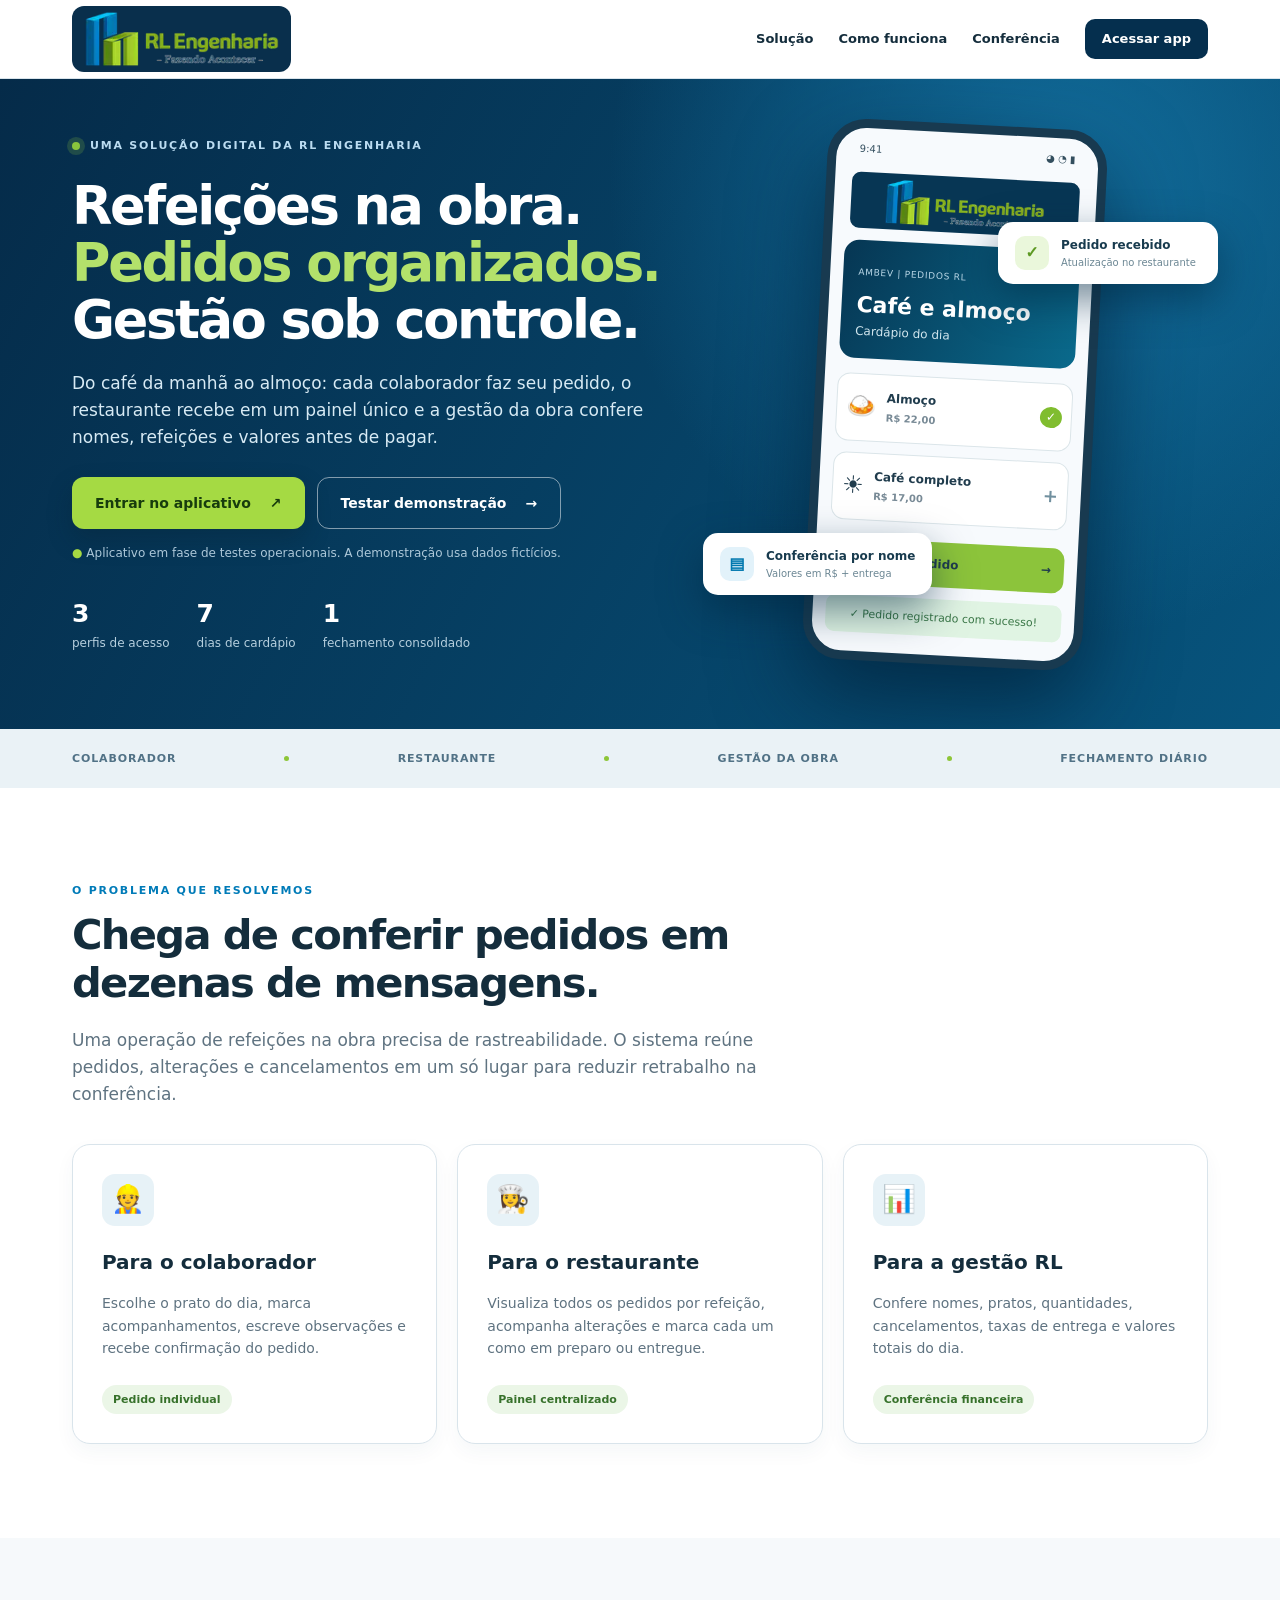
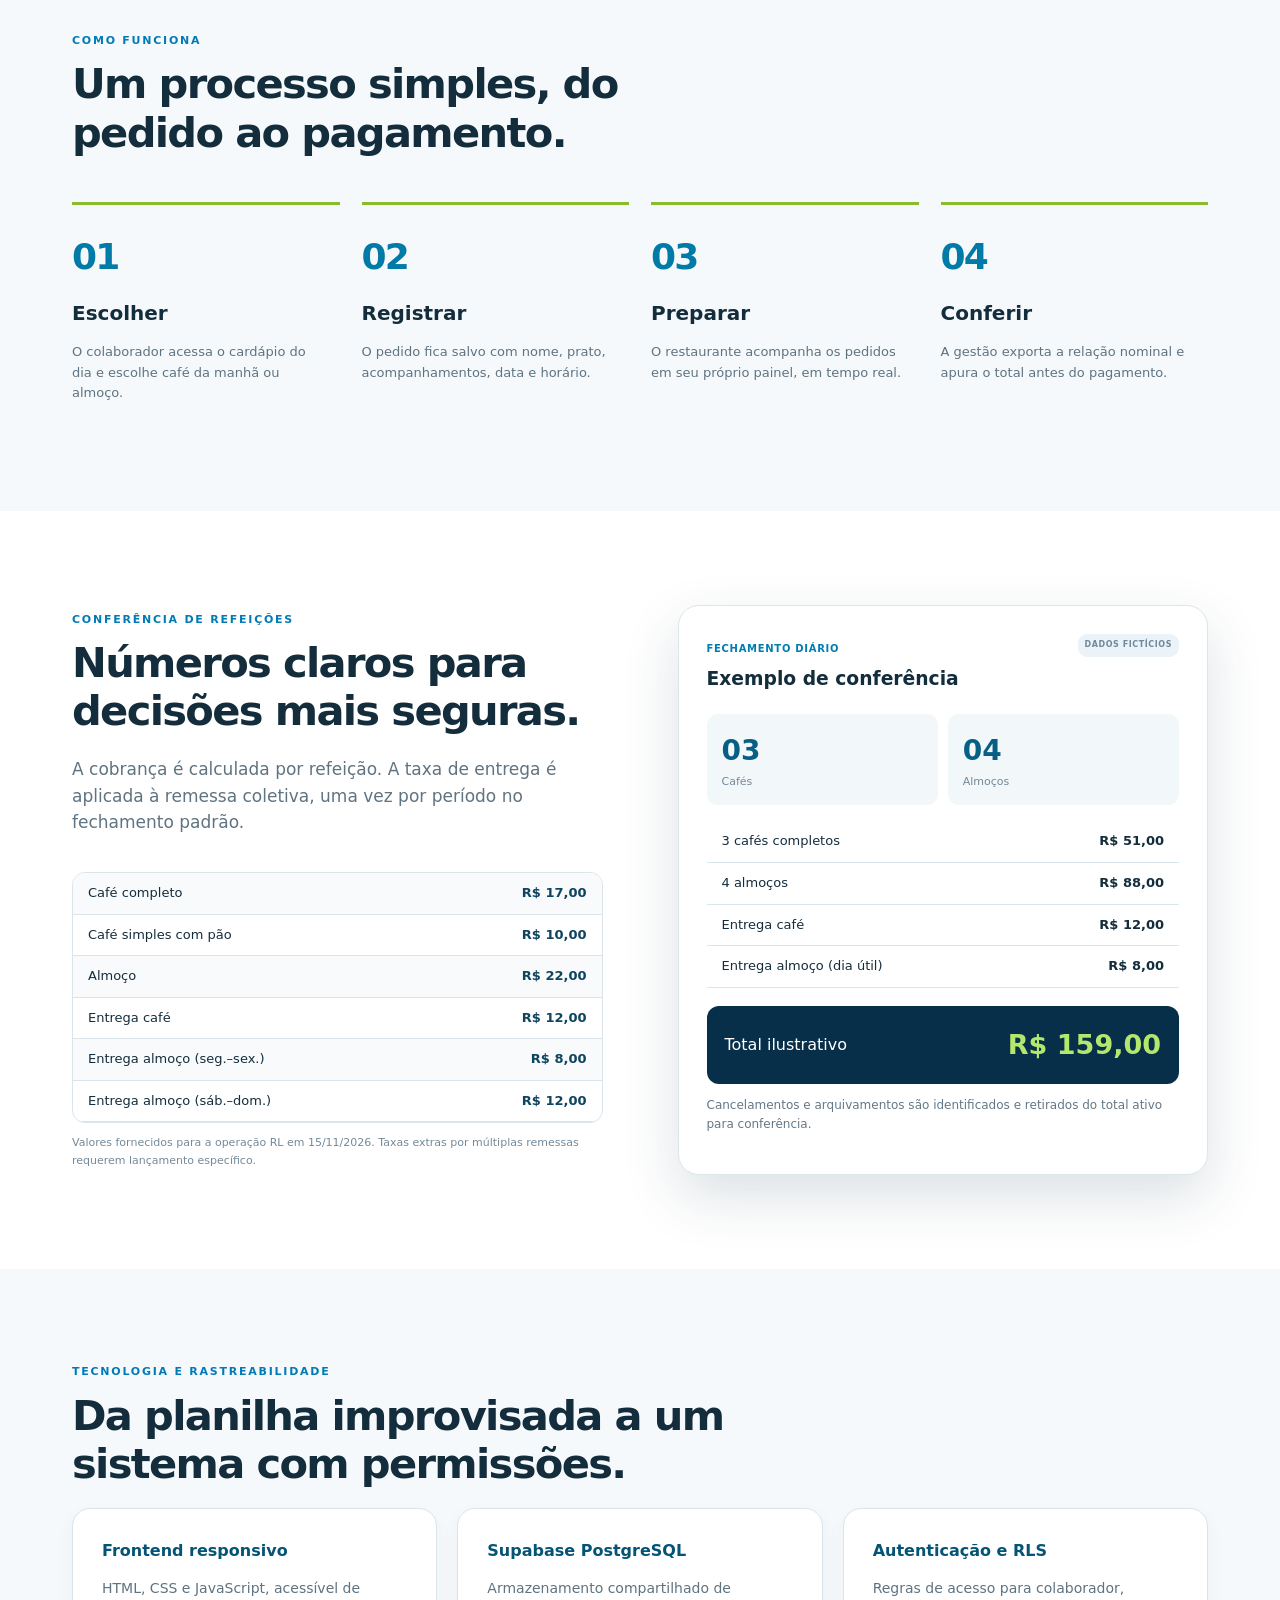
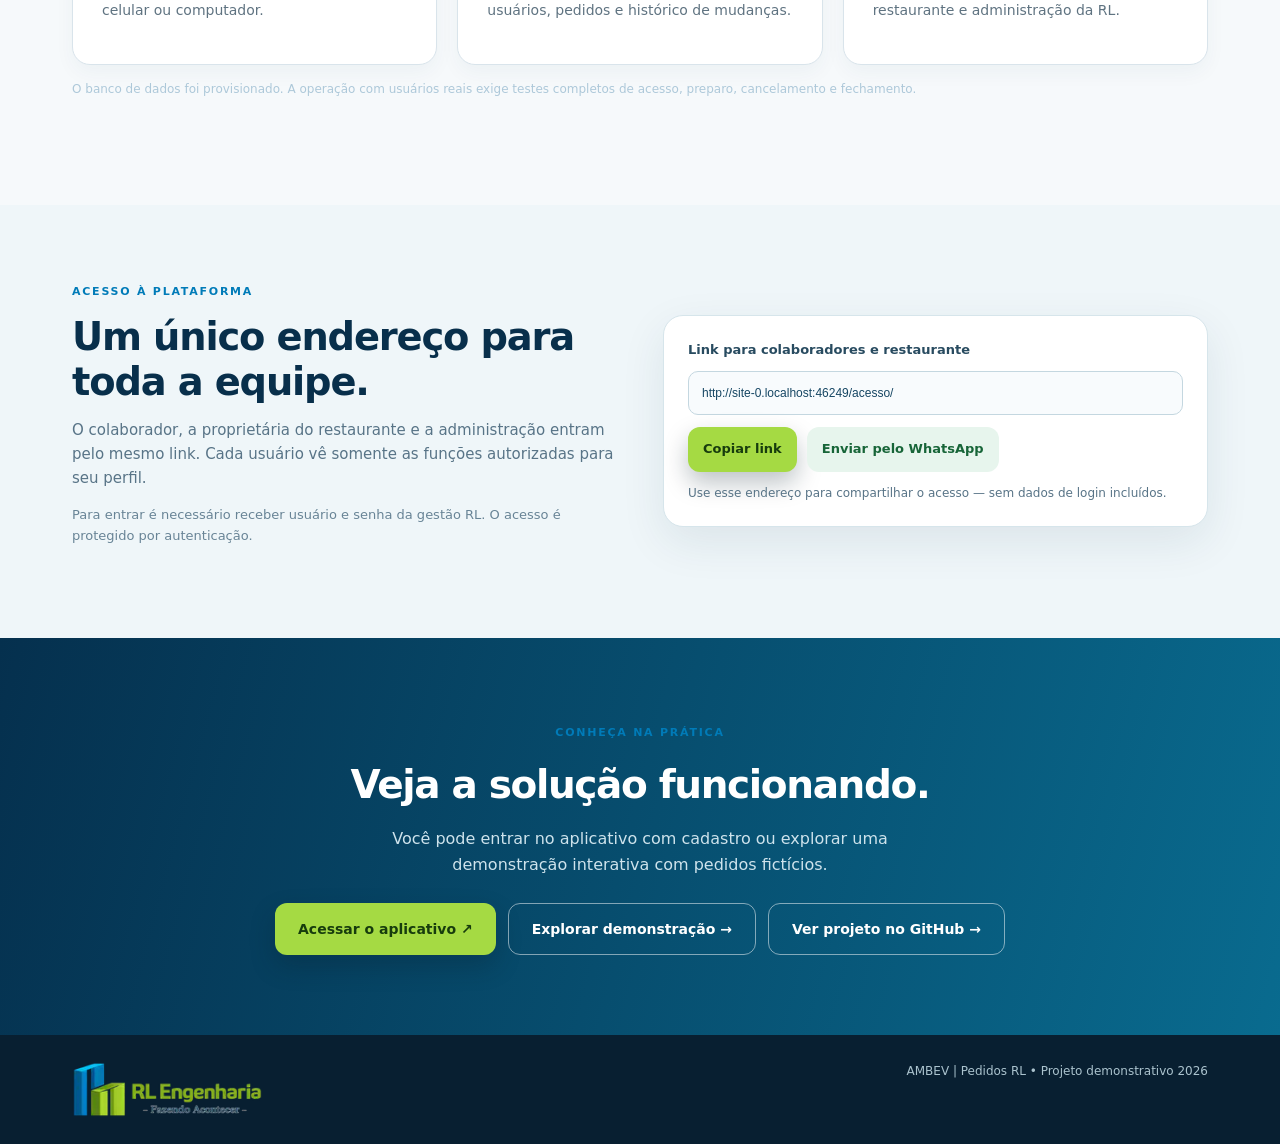
<file: index.html>
<!doctype html>
<html lang="pt-BR">
<head>
<meta charset="utf-8"><meta name="viewport" content="width=device-width, initial-scale=1">
<meta name="description" content="AMBEV Pedidos RL: gestão digital de café da manhã e almoço para equipes de obra, com cardápio, restaurante em tempo real e conferência de pagamentos.">
<meta name="theme-color" content="#052f4e">
<title>RL Engenharia | Pedidos, restaurante e conferência de refeições</title>
<link rel="stylesheet" href="./produto/style.css">
<link rel="icon" type="image/webp" href="./assets/rl-logo.webp">
<meta property="og:image" content="https://lionzionion.github.io/pedidos-almoco-Rlconstrucoes/assets/rl-logo.webp">
<link rel="canonical" href="https://lionzionion.github.io/pedidos-almoco-Rlconstrucoes/">
<meta property="og:title" content="RL Engenharia | Gestão digital de refeições em obras">
<meta property="og:description" content="Pedidos por colaborador, painel de restaurante e conferência diária com relatórios PDF.">
<meta property="og:type" content="website">
<script src="./assets/clean-links.js" defer></script>
</head>
<body>
<header class="topbar">
  <div class="container topinner"><a class="brand" href="#inicio" aria-label="RL Engenharia — início"><img src="./assets/rl-logo.webp" alt="RL Engenharia — Fazendo Acontecer" width="220" height="64"></a>
  <nav><a href="#solucao">Solução</a><a href="#funcionamento">Como funciona</a><a href="#conferencia">Conferência</a><a class="navcta" href="./acesso/">Acessar app</a></nav></div>
</header>
<main id="inicio">
  <section class="hero"><div class="container hero-grid"><div class="herotext">
    <div class="eyebrow"><span class="dot"></span> UMA SOLUÇÃO DIGITAL DA RL ENGENHARIA</div>
    <h1>Refeições na obra.<br><span>Pedidos organizados.</span><br>Gestão sob controle.</h1>
    <p>Do café da manhã ao almoço: cada colaborador faz seu pedido, o restaurante recebe em um painel único e a gestão da obra confere nomes, refeições e valores antes de pagar.</p>
    <div class="buttons"><a class="button mainbtn" href="./acesso/">Entrar no aplicativo <span aria-hidden="true">↗</span></a><a class="button outline" href="./demo/">Testar demonstração <span aria-hidden="true">→</span></a></div>
    <p class="smallnote"><span class="bullet">●</span> Aplicativo em fase de testes operacionais. A demonstração usa dados fictícios.</p>
    <div class="mini-stats"><span><b>3</b> perfis de acesso</span><span><b>7</b> dias de cardápio</span><span><b>1</b> fechamento consolidado</span></div>
  </div><div class="visual" aria-label="Exemplo ilustrativo dos painéis de pedidos">
    <div class="phone">
      <div class="phone-top"><span>9:41</span><span>◕ ◔ ▮</span></div>
      <div class="phone-brand"><img src="./assets/rl-logo.webp" alt="RL Engenharia" width="220" height="64"></div>
      <div class="mock-head"><small>AMBEV | PEDIDOS RL</small><h3>Café e almoço</h3><p>Cardápio do dia</p></div>
      <div class="mock-choice"><span class="mealicon">🍛</span><span>Almoço<br><small>R$ 22,00</small></span><span class="mock-check">✓</span></div>
      <div class="mock-choice"><span class="mealicon">☀️</span><span>Café completo<br><small>R$ 17,00</small></span><span class="plus">+</span></div>
      <div class="mock-cta">Confirmar pedido <span>→</span></div>
      <div class="mock-confirm">✓ Pedido registrado com sucesso!</div>
    </div>
    <div class="floatcard float1"><span class="greenicon">✓</span><div><strong>Pedido recebido</strong><small>Atualização no restaurante</small></div></div>
    <div class="floatcard float2"><span class="blueicon">▤</span><div><strong>Conferência por nome</strong><small>Valores em R$ + entrega</small></div></div>
  </div></div></section>
  <section class="ribbon"><div class="container"><span>COLABORADOR</span><i></i><span>RESTAURANTE</span><i></i><span>GESTÃO DA OBRA</span><i></i><span>FECHAMENTO DIÁRIO</span></div></section>
  <section class="section" id="solucao"><div class="container"><div class="section-eyebrow">O PROBLEMA QUE RESOLVEMOS</div><h2>Chega de conferir pedidos em dezenas de mensagens.</h2><p class="lead">Uma operação de refeições na obra precisa de rastreabilidade. O sistema reúne pedidos, alterações e cancelamentos em um só lugar para reduzir retrabalho na conferência.</p>
  <div class="grid3">
    <article class="feature"><div class="featureicon">👷</div><h3>Para o colaborador</h3><p>Escolhe o prato do dia, marca acompanhamentos, escreve observações e recebe confirmação do pedido.</p><span class="featuretag">Pedido individual</span></article>
    <article class="feature"><div class="featureicon">👩‍🍳</div><h3>Para o restaurante</h3><p>Visualiza todos os pedidos por refeição, acompanha alterações e marca cada um como em preparo ou entregue.</p><span class="featuretag">Painel centralizado</span></article>
    <article class="feature"><div class="featureicon">📊</div><h3>Para a gestão RL</h3><p>Confere nomes, pratos, quantidades, cancelamentos, taxas de entrega e valores totais do dia.</p><span class="featuretag">Conferência financeira</span></article>
  </div></div></section>
  <section class="section tinted" id="funcionamento"><div class="container"><div class="section-eyebrow">COMO FUNCIONA</div><h2>Um processo simples, do pedido ao pagamento.</h2>
  <div class="steps"><article><div class="stepno">01</div><h3>Escolher</h3><p>O colaborador acessa o cardápio do dia e escolhe café da manhã ou almoço.</p></article><article><div class="stepno">02</div><h3>Registrar</h3><p>O pedido fica salvo com nome, prato, acompanhamentos, data e horário.</p></article><article><div class="stepno">03</div><h3>Preparar</h3><p>O restaurante acompanha os pedidos em seu próprio painel, em tempo real.</p></article><article><div class="stepno">04</div><h3>Conferir</h3><p>A gestão exporta a relação nominal e apura o total antes do pagamento.</p></article></div></div></section>
  <section class="section" id="conferencia"><div class="container compare-grid"><div><div class="section-eyebrow">CONFERÊNCIA DE REFEIÇÕES</div><h2>Números claros para decisões mais seguras.</h2><p class="lead">A cobrança é calculada por refeição. A taxa de entrega é aplicada à remessa coletiva, uma vez por período no fechamento padrão.</p>
  <div class="pricing"><div><span>Café completo</span><strong>R$ 17,00</strong></div><div><span>Café simples com pão</span><strong>R$ 10,00</strong></div><div><span>Almoço</span><strong>R$ 22,00</strong></div><div><span>Entrega café</span><strong>R$ 12,00</strong></div><div><span>Entrega almoço (seg.–sex.)</span><strong>R$ 8,00</strong></div><div><span>Entrega almoço (sáb.–dom.)</span><strong>R$ 12,00</strong></div></div>
  <small>Valores fornecidos para a operação RL em 15/11/2026. Taxas extras por múltiplas remessas requerem lançamento específico.</small>
  </div><div class="billing">
    <div class="billingtop"><div><span>FECHAMENTO DIÁRIO</span><h3>Exemplo de conferência</h3></div><span class="labeldemo">DADOS FICTÍCIOS</span></div>
    <div class="billingstats"><div><b>03</b><small>Cafés</small></div><div><b>04</b><small>Almoços</small></div></div>
    <div class="billingline"><span>3 cafés completos</span><strong>R$ 51,00</strong></div><div class="billingline"><span>4 almoços</span><strong>R$ 88,00</strong></div><div class="billingline"><span>Entrega café</span><strong>R$ 12,00</strong></div><div class="billingline"><span>Entrega almoço (dia útil)</span><strong>R$ 8,00</strong></div>
    <div class="billingtotal"><span>Total ilustrativo</span><strong>R$ 159,00</strong></div>
    <p>Cancelamentos e arquivamentos são identificados e retirados do total ativo para conferência.</p>
  </div></div></section>
  <section class="section tinted"><div class="container"><div class="section-eyebrow">TECNOLOGIA E RASTREABILIDADE</div><h2>Da planilha improvisada a um sistema com permissões.</h2><div class="grid3"><div class="techcard"><b>Frontend responsivo</b><p>HTML, CSS e JavaScript, acessível de celular ou computador.</p></div><div class="techcard"><b>Supabase PostgreSQL</b><p>Armazenamento compartilhado de usuários, pedidos e histórico de mudanças.</p></div><div class="techcard"><b>Autenticação e RLS</b><p>Regras de acesso para colaborador, restaurante e administração da RL.</p></div></div><p class="smallnote">O banco de dados foi provisionado. A operação com usuários reais exige testes completos de acesso, preparo, cancelamento e fechamento.</p></div></section>
  <section id="compartilhar" class="share-section">
  <div class="container share-grid">
    <div>
      <div class="section-eyebrow">ACESSO À PLATAFORMA</div>
      <h2>Um único endereço para toda a equipe.</h2>
      <p>O colaborador, a proprietária do restaurante e a administração entram pelo mesmo link. Cada usuário vê somente as funções autorizadas para seu perfil.</p>
      <p class="share-note">Para entrar é necessário receber usuário e senha da gestão RL. O acesso é protegido por autenticação.</p>
    </div>
    <div class="share-card">
      <label for="shareLink">Link para colaboradores e restaurante</label>
      <input id="shareLink" type="text" readonly value="https://lionzionion.github.io/pedidos-almoco-Rlconstrucoes/acesso/" aria-label="Link de acesso do aplicativo">
      <div class="share-actions">
        <button type="button" class="button mainbtn" id="copyShareLink">Copiar link</button>
        <button type="button" class="button share-whatsapp" id="sendWhatsapp">Enviar pelo WhatsApp</button>
      </div>
      <p class="share-feedback" id="shareFeedback" role="status" aria-live="polite">Use esse endereço para compartilhar o acesso — sem dados de login incluídos.</p>
    </div>
  </div>
</section>
<section class="cta"><div class="container"><span class="section-eyebrow">CONHEÇA NA PRÁTICA</span><h2>Veja a solução funcionando.</h2><p>Você pode entrar no aplicativo com cadastro ou explorar uma demonstração interativa com pedidos fictícios.</p><div class="buttons center"><a class="button mainbtn" href="./acesso/">Acessar o aplicativo ↗</a><a class="button outline light" href="./demo/">Explorar demonstração →</a><a class="button outline light" href="https://github.com/lionzionion/pedidos-almoco-Rlconstrucoes">Ver projeto no GitHub →</a></div></div></section>
</main>
<footer><div class="container footerinner"><img src="./assets/rl-logo.webp" alt="RL Engenharia — Fazendo Acontecer" width="220" height="64"><span>AMBEV | Pedidos RL • Projeto demonstrativo 2026</span></div></footer>
<script>
(() => {
  const input=document.getElementById('shareLink');
  const status=document.getElementById('shareFeedback');
  const accessURL=new URL(document.querySelector('.navcta').getAttribute('href'),location.href).href;
  input.value=accessURL;
  document.getElementById('copyShareLink').addEventListener('click',async()=>{
    try {
      await navigator.clipboard.writeText(accessURL);
      status.textContent='Link copiado! Envie pelo WhatsApp ou pelo grupo da equipe.';
    } catch {
      input.select();
      status.textContent='Copie o endereço selecionado e envie ao colaborador.';
    }
  });
  document.getElementById('sendWhatsapp').addEventListener('click',()=>{
    const text='RL Engenharia | Pedidos de refeições\nAcesse o sistema para solicitar café da manhã ou almoço:\n'+accessURL+'\nUse o usuário e a senha fornecidos pela administração RL.';
    window.open('https://wa.me/?text='+encodeURIComponent(text),'_blank','noopener,noreferrer');
  });
})();
</script>
</body></html>
</file>
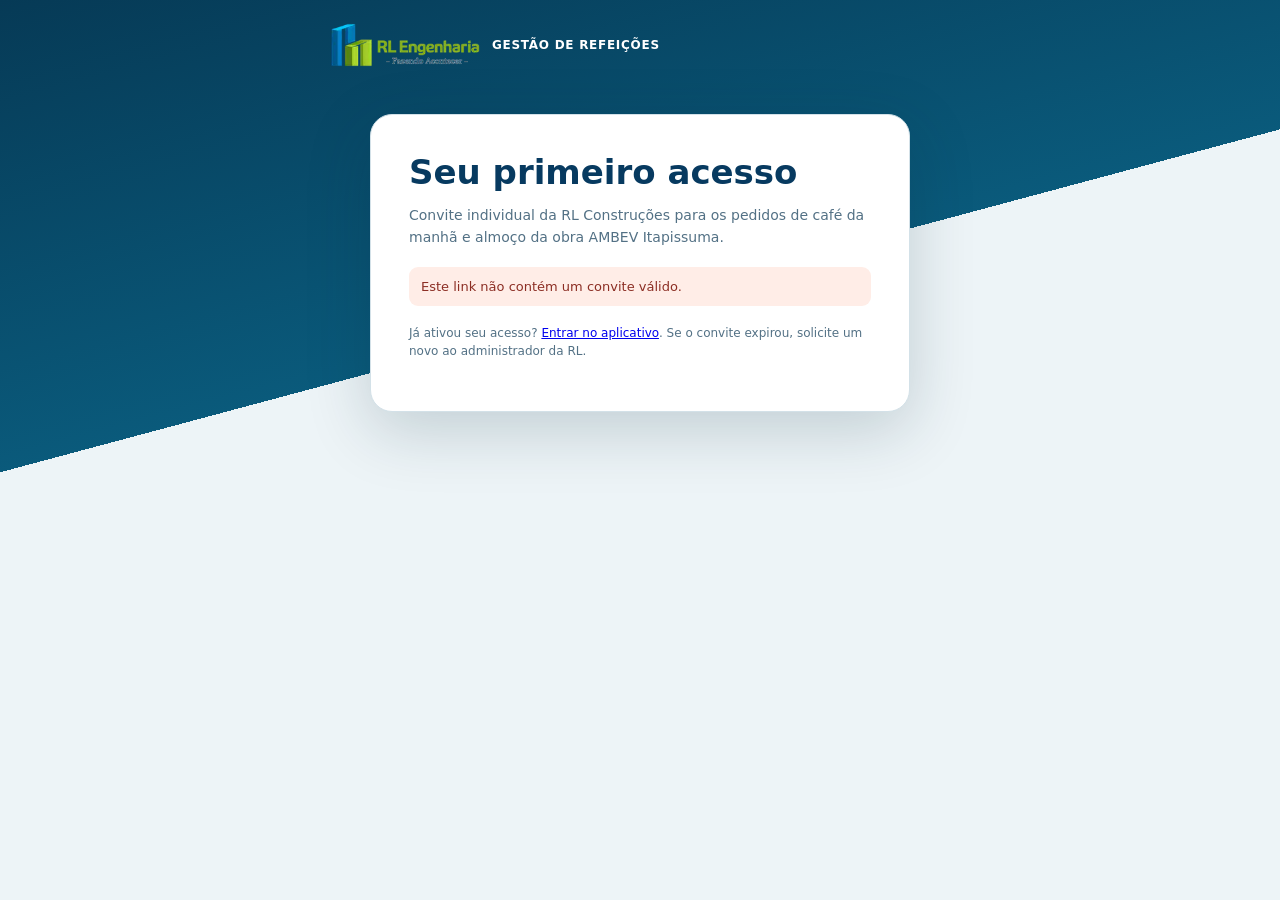
<file: convite/index.html>
<!doctype html>
<html lang="pt-BR"><head><meta charset="utf-8">
<meta name="viewport" content="width=device-width,initial-scale=1">
<meta name="robots" content="noindex,nofollow,noarchive">
<meta name="referrer" content="no-referrer">
<meta name="theme-color" content="#073a60">
<title>Primeiro acesso | RL Pedidos</title>
<link rel="icon" type="image/webp" href="../assets/rl-logo.webp">
<style>
:root{font-family:Inter,system-ui,-apple-system,Segoe UI,sans-serif;color:#17394d;background:#edf4f7}
*{box-sizing:border-box}body{margin:0;min-height:100vh;background:linear-gradient(165deg,#063a56 0%,#0a5a7b 38%,#edf4f7 38%)}
header{padding:23px max(18px,calc((100vw - 620px)/2));display:flex;align-items:center;gap:12px;color:white}
header img{width:150px;max-height:65px;object-fit:contain}header span{font-weight:750;letter-spacing:.06em;font-size:12px}
main{margin:24px auto 50px;width:min(95%,540px);background:white;padding:clamp(22px,5vw,38px);border:1px solid #d3e1e8;border-radius:22px;box-shadow:0 18px 65px #01283d30}
h1{font-size:clamp(26px,5vw,34px);line-height:1.14;margin:0 0 12px;color:#073a60}p{color:#537185;line-height:1.55;font-size:14px}
label{display:block;font-weight:700;margin:18px 0 8px;font-size:13px}input{width:100%;padding:14px 13px;border:1px solid #b8ccd7;border-radius:10px;font-size:15px;outline-color:#28789b}
.profile{background:#eaf4f7;border-radius:13px;padding:17px;margin:20px 0}.profile strong{display:block;font-size:19px}.profile small{color:#476779;font-size:13px}
button,a.button{border:0;border-radius:10px;padding:13px 16px;font-size:14px;font-weight:750;cursor:pointer;text-decoration:none;text-align:center}
.primary{background:#08678c;color:white;width:100%;margin-top:16px}.secondary{background:#e5eff4;color:#145173}
.actions{display:flex;gap:9px;margin-top:10px;flex-wrap:wrap}
.status{padding:12px;background:#eaf4f7;border-radius:9px;font-size:13px;margin:18px 0;white-space:pre-wrap}
.status.error{background:#ffede7;color:#8c2e24}.small{font-size:12px}button:disabled{opacity:.55;cursor:wait}
[hidden]{display:none!important}
</style>
<script src="../app/config.js?v=2"></script>

</head>
<body><header><img src="../assets/rl-logo.webp" alt="RL Construções"><span>GESTÃO DE REFEIÇÕES</span></header>
<main>
 <h1>Seu primeiro acesso</h1>
 <p>Convite individual da RL Construções para os pedidos de café da manhã e almoço da obra AMBEV Itapissuma.</p>
 <div id="status" class="status">Verificando convite...</div>
 <div id="form" hidden>
  <div class="profile"><strong id="person"></strong><small id="company"></small><br><small>Usuário: <b id="username"></b></small></div>
  <label for="password">Sua senha individual</label>
  <input id="password" type="password" autocomplete="new-password" minlength="10" maxlength="72">
  <div class="actions">
   <button id="generate" class="secondary" type="button">🎲 Gerar senha forte</button>
   <button id="show" class="secondary" type="button">👁 Mostrar senha</button>
   <button id="copy" class="secondary" type="button">Copiar senha</button>
  </div>
  <label for="confirm">Confirme sua senha</label>
  <input id="confirm" type="password" autocomplete="new-password" minlength="10" maxlength="72">
  <p class="small">Guarde sua senha em local seguro. O convite funciona uma única vez. Você entrará automaticamente após definir a senha.</p>
  <button id="activate" class="primary" type="button">Ativar minha conta e entrar</button>
 </div>
 <p class="small">Já ativou seu acesso? <a href="../acesso/">Entrar no aplicativo</a>. Se o convite expirou, solicite um novo ao administrador da RL.</p>
</main>
<script>
(() => {
'use strict';
const $=id=>document.getElementById(id),setStatus=(s,error=false)=>{$('status').textContent=s;$('status').classList.toggle('error',error)};
const params=new URLSearchParams(location.hash.slice(1));
const token=params.get('convite')||'';
const alphabet='ABCDEFGHJKLMNPQRSTUVWXYZabcdefghijkmnopqrstuvwxyz23456789!@#$%&*';
const pass=()=>{const r=new Uint8Array(20);crypto.getRandomValues(r);const a=Array.from(r,i=>alphabet[i%alphabet.length]);a[0]='ABCDEFGHJKLMNPQRSTUVWXYZ'[r[0]%24];a[1]='abcdefghijkmnopqrstuvwxyz'[r[1]%25];a[2]='23456789'[r[2]%8];a[3]='!@#$%&*'[r[3]%7];return a.join('')};
let client=null,user=null;
async function loadSupabase(){
  if(window.supabase?.createClient)return;
  const sources=[
    'https://cdn.jsdelivr.net/npm/@supabase/supabase-js@2.57.0/dist/umd/supabase.js',
    'https://unpkg.com/@supabase/supabase-js@2.57.0/dist/umd/supabase.js'
  ];
  for(const src of sources){
    try{
      await new Promise((resolve,reject)=>{
        const el=document.createElement('script');el.src=src;
        el.onload=()=>resolve();el.onerror=()=>reject(new Error('Biblioteca não carregou'));
        document.head.appendChild(el);
      });
      if(window.supabase?.createClient)return;
    }catch{}
  }
  throw Error('Não foi possível carregar o serviço de login. Verifique sua conexão e recarregue a página.');
}
async function init(){
 if(!/^[a-f0-9]{64}$/i.test(token))throw Error('Este link não contém um convite válido.');
 await loadSupabase();
 const url=window.RL_CONFIG?.supabaseUrl,key=window.RL_CONFIG?.supabaseAnonKey;
 if(!url||!key||typeof window.supabase?.createClient!=='function')throw Error('Não foi possível conectar ao sistema. Atualize a página.');
 client=window.supabase.createClient(url,key);
 const {data,error}=await client.functions.invoke('invite-access',{body:{action:'inspect',token}});
 if(error||data?.error){
   let msg=data?.error;
   try{if(!msg && error?.context?.clone){const detail=await error.context.clone().json();msg=detail?.error;}}catch{}
   throw Error(msg||'Convite expirado, já usado ou não encontrado.');
 }
 user=data;
 $('person').textContent=data.display_name;
 $('company').textContent='Empresa: '+(data.company==='SOLUTIO'?'Solutio':'RL Construções')+' • '+data.job_title;
 $('username').textContent=data.username;
 $('password').value='';
 $('confirm').value='';
 $('form').hidden=false;
 setStatus('Convite validado. Escolha uma senha ou clique em Gerar senha forte. Depois confirme a senha para ativar.');
}
$('generate').addEventListener('click',()=>{$('password').value=pass();$('confirm').value='';$('password').type='text';setStatus('Senha forte gerada. Copie ou anote, depois digite-a novamente no campo Confirmar senha.')});
$('show').addEventListener('click',()=>{$('password').type=$('password').type==='password'?'text':'password'});
$('copy').addEventListener('click',async()=>{try{await navigator.clipboard.writeText($('password').value);setStatus('Senha copiada. Guarde-a em local seguro.')}catch{setStatus('Selecione a senha para copiar manualmente.',true)}});
$('activate').addEventListener('click',async()=>{
 const password=$('password').value;
 if(password.length<10||password.length>72)return setStatus('Use uma senha de 10 a 72 caracteres.',true);
 if(password!==$('confirm').value)return setStatus('As senhas não conferem.',true);
 const btn=$('activate');btn.disabled=true;
 try{
   setStatus('Criando seu acesso pessoal...');
   const {data,error}=await client.functions.invoke('invite-access',{body:{action:'redeem',token,password}});
   if(error||data?.error){
     let msg=data?.error;
     try{if(!msg && error?.context?.clone){const detail=await error.context.clone().json();msg=detail?.error;}}catch{}
     throw Error(msg||'Não foi possível ativar o convite.');
   }
   // Apagar o token do histórico local antes de sair do primeiro acesso.
   history.replaceState(null,'',location.pathname);
   const {error:authError}=await client.auth.signInWithPassword({email:data.email,password});
   if(authError)throw Error('Conta criada. Entre pelo aplicativo com seu usuário e a senha definida.');
   location.replace('../acesso/');
 }catch(e){setStatus(e.message||'Falha no primeiro acesso.',true);}
 finally{btn.disabled=false;}
});
init().catch(e=>setStatus(e.message,true));
})();
</script></body></html>
</file>
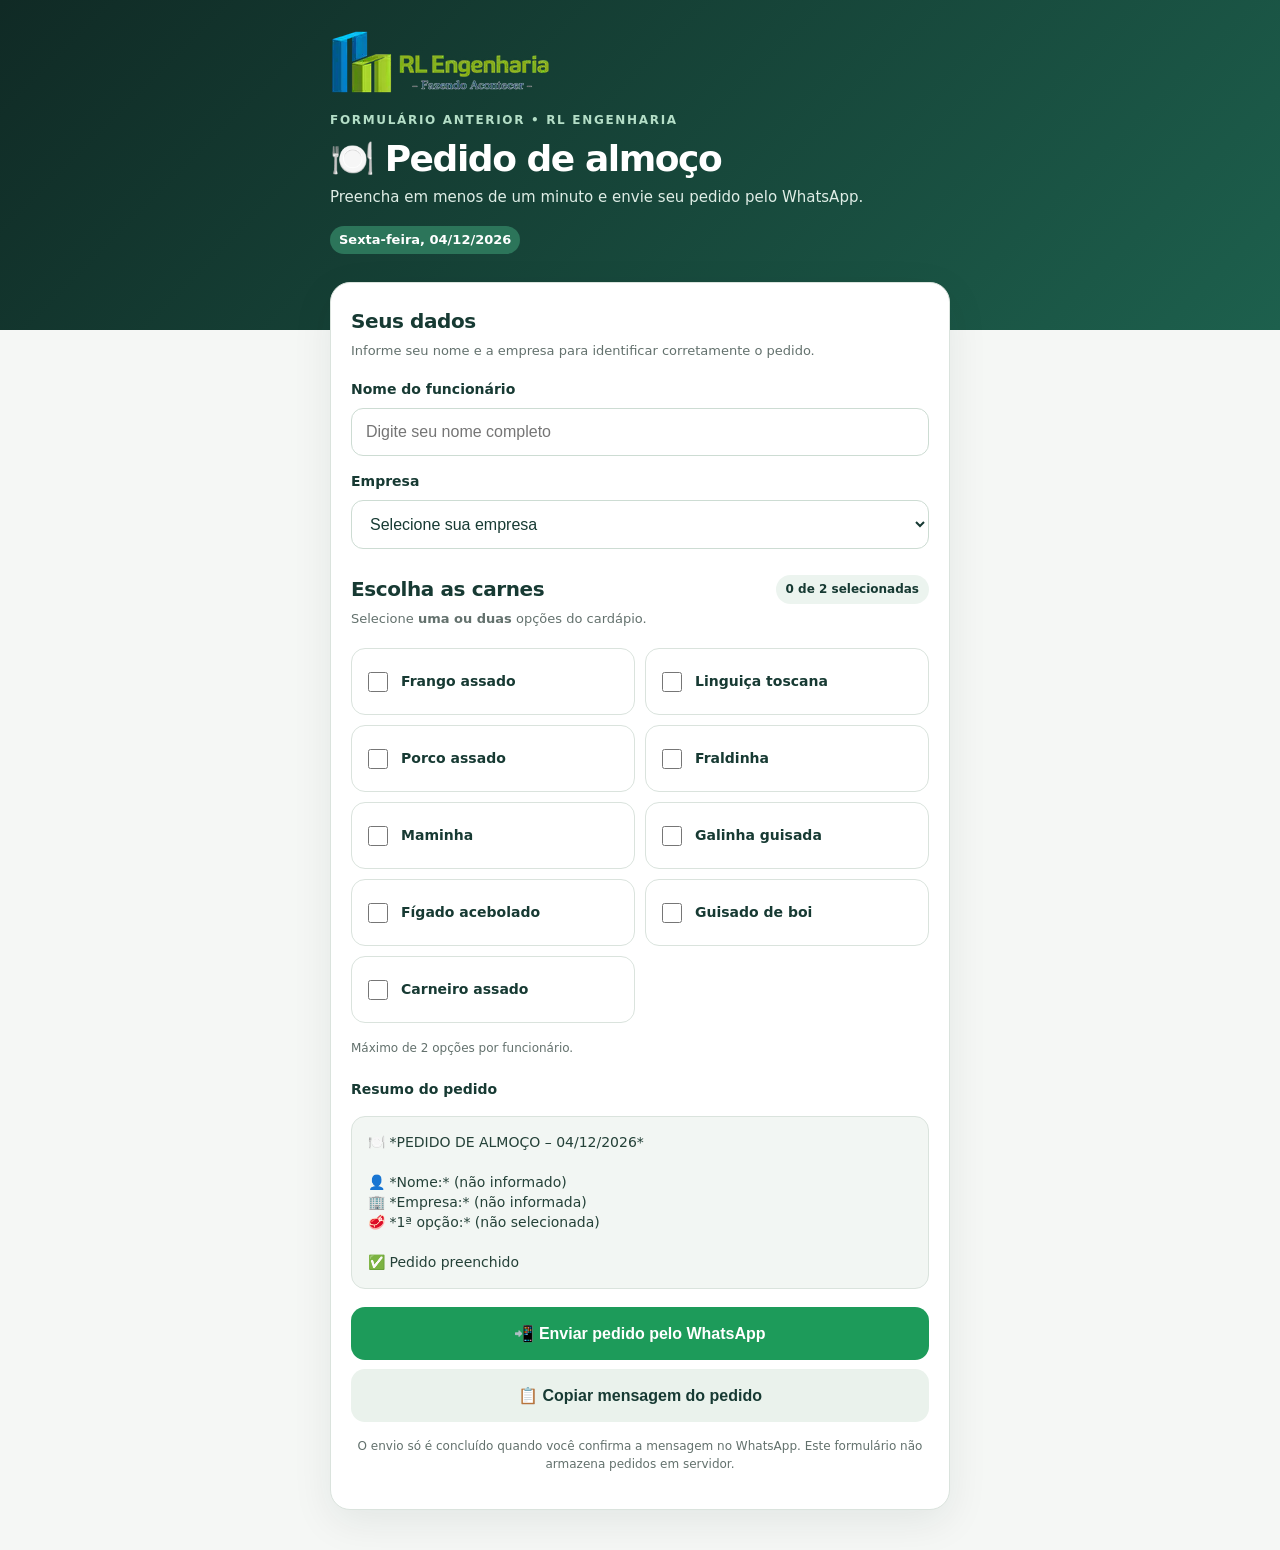
<file: legado/index.html>
<!DOCTYPE html>
<html lang="pt-BR">
<head>
  <meta charset="UTF-8">
  <meta name="viewport" content="width=device-width, initial-scale=1, viewport-fit=cover">
  <meta name="theme-color" content="#102a25">
  <meta name="description" content="Escolha seu almoço e envie o pedido pelo WhatsApp.">
  <title>Formulário antigo | RL Engenharia</title>
  <style>
    :root { --bg:#f5f7f5; --ink:#173a33; --deep:#102a25; --muted:#63716d; --accent:#167c58; --line:#dae3dd; --white:#fff; --good:#dff3e8; --warn:#fff1da; }
    * { box-sizing:border-box; }
    body { margin:0; font-family:system-ui,-apple-system,"Segoe UI",Roboto,Arial,sans-serif; color:var(--ink); background:var(--bg); line-height:1.42; }
    header { background:linear-gradient(135deg,#102a25,#1d604d); color:white; padding:30px 18px 76px; }
    .wrap { max-width:620px; margin:0 auto; }
    .eyebrow { font-size:12px; letter-spacing:.14em; text-transform:uppercase; font-weight:800; color:#b4dec7; }
    h1 { font-size:clamp(26px,6vw,36px); line-height:1.1; margin:10px 0 8px; letter-spacing:-.04em; }
    header p { margin:0; color:#dfede6; font-size:15px; }
    main { padding:0 14px 40px; margin-top:-48px; }
    .panel { background:white; padding:24px 20px; border:1px solid var(--line); border-radius:20px; box-shadow:0 12px 40px rgba(15,43,33,.08); }
    h2 { margin:0 0 6px; font-size:20px; letter-spacing:-.02em; }
    .help { font-size:13px; color:var(--muted); margin:0 0 20px; }
    label.field { display:block; font-weight:750; font-size:14px; margin:16px 0 8px; }
    input[type=text], select { display:block; width:100%; border:1px solid #cddcd3; border-radius:12px; padding:14px; font-size:16px; background:white; color:var(--ink); outline-offset:3px; }
    select { appearance:auto; }
    .choices-head { display:flex; align-items:center; justify-content:space-between; gap:8px; margin-top:26px; }
    .choices-head h2 { margin:0; }
    .counter { background:#ecf4ef; border-radius:30px; padding:6px 10px; font-size:12px; font-weight:800; white-space:nowrap; }
    .grid { display:grid; grid-template-columns:repeat(2,minmax(0,1fr)); gap:10px; margin:16px 0 4px; }
    .choice { position:relative; display:flex; align-items:center; gap:10px; padding:14px 12px; border:1.5px solid var(--line); border-radius:14px; cursor:pointer; min-height:67px; font-weight:650; font-size:14px; transition:.12s ease; }
    .choice.selected { border-color:#1d8b61; background:#e8f7ee; }
    .choice input { width:20px; height:20px; flex-shrink:0; accent-color:var(--accent); }
    .footnote { font-size:12px; color:var(--muted); padding:5px 0 0; }
    .preview { white-space:pre-line; border-radius:14px; background:#f2f6f3; padding:16px; font-size:14px; color:#244138; margin-top:16px; border:1px solid var(--line); }
    .btn { border:0; border-radius:14px; min-height:53px; padding:14px 18px; font-size:16px; font-weight:800; width:100%; cursor:pointer; }
    .primary { background:#1d9b5a; color:white; margin-top:18px; }
    .primary:disabled { opacity:.45; cursor:not-allowed; }
    .secondary { background:#eaf2ec; color:var(--ink); margin-top:9px; }
    .message { padding:13px 15px; border-radius:12px; font-size:14px; font-weight:600; margin-top:12px; display:none; }
    .message.show { display:block; }
    .error { background:#fff0e9; color:#8b3b21; }
    .success { background:var(--good); color:#17613e; }
    .smallprint { margin-top:16px; color:var(--muted); font-size:12px; text-align:center; }
    .pill { display:inline-block; padding:5px 9px; border-radius:30px; background:#2c755a; color:white; font-size:13px; font-weight:750; margin-top:18px; }
    .rl-legacy-logo{display:block;width:220px;max-width:85%;height:auto;margin:0 0 18px;object-fit:contain}
    @media (max-width:380px) { .grid{grid-template-columns:1fr;} .panel{padding:20px 15px} }
  </style>
<link rel="icon" type="image/webp" href="../assets/rl-logo.webp">
<meta name="robots" content="noindex,nofollow">
</head>
<body>
  <header><div class="wrap">
    <img class="rl-legacy-logo" src="../assets/rl-logo.webp" alt="RL Engenharia — Fazendo Acontecer" width="220" height="64">
    <div class="eyebrow">FORMULÁRIO ANTERIOR • RL ENGENHARIA</div>
    <h1>🍽️ Pedido de almoço</h1>
    <p>Preencha em menos de um minuto e envie seu pedido pelo WhatsApp.</p>
    <div class="pill" id="datePill"></div>
  </div></header>

  <main><div class="wrap"><section class="panel">
    <h2>Seus dados</h2>
    <p class="help">Informe seu nome e a empresa para identificar corretamente o pedido.</p>
    <label class="field" for="fullName">Nome do funcionário</label>
    <input id="fullName" type="text" maxlength="80" autocomplete="name" placeholder="Digite seu nome completo">
    <label class="field" for="company">Empresa</label>
    <select id="company">
      <option value="">Selecione sua empresa</option>
      <option value="SOLUTIO">SOLUTIO</option>
      <option value="RL">RL</option>
    </select>

    <div class="choices-head">
      <h2>Escolha as carnes</h2><span class="counter" id="counter">0 de 2 selecionadas</span>
    </div>
    <p class="help" style="margin-top:6px">Selecione <strong>uma ou duas</strong> opções do cardápio.</p>
    <div class="grid" id="meatGrid"></div>
    <p class="footnote">Máximo de 2 opções por funcionário.</p>

    <label class="field" style="margin-top:23px">Resumo do pedido</label>
    <div id="preview" class="preview" aria-live="polite"></div>
    <div id="feedback" class="message" role="status" aria-live="polite"></div>
    <button class="btn primary" id="sendBtn" type="button">📲 Enviar pedido pelo WhatsApp</button>
    <button class="btn secondary" id="copyBtn" type="button">📋 Copiar mensagem do pedido</button>
    <p class="smallprint">O envio só é concluído quando você confirma a mensagem no WhatsApp. Este formulário não armazena pedidos em servidor.</p>
  </section></div></main>

  <script>
    (() => {
      const meats = [
        'Frango assado', 'Linguiça toscana', 'Porco assado',
        'Fraldinha', 'Maminha', 'Galinha guisada',
        'Fígado acebolado', 'Guisado de boi', 'Carneiro assado'
      ];
      const now = new Date();
      const dateLabel = new Intl.DateTimeFormat('pt-BR', {
        timeZone: 'America/Recife', day: '2-digit', month: '2-digit', year: 'numeric'
      }).format(now);
      const fullDateLabel = new Intl.DateTimeFormat('pt-BR', {
        timeZone: 'America/Recife', weekday: 'long', day: '2-digit', month: '2-digit', year: 'numeric'
      }).format(now);
      document.getElementById('datePill').textContent =
        fullDateLabel.charAt(0).toUpperCase() + fullDateLabel.slice(1);
      const params = new URLSearchParams(location.search);
      const phone = (params.get('dest') || '').replace(/\D/g, '');
      const fullName = document.getElementById('fullName');
      const company = document.getElementById('company');
      const grid = document.getElementById('meatGrid');
      const preview = document.getElementById('preview');
      const counter = document.getElementById('counter');
      const sendBtn = document.getElementById('sendBtn');
      const copyBtn = document.getElementById('copyBtn');
      const feedback = document.getElementById('feedback');
      const selected = new Set();
      const clean = t => t.replace(/\s+/g, ' ').trim();

      function showFeedback(text, isError = false) {
        feedback.textContent = text;
        feedback.className = `message show ${isError ? 'error' : 'success'}`;
      }
      function orderText() {
        const name = clean(fullName.value) || '(não informado)';
        const org = company.value || '(não informada)';
        const choices = [...selected];
        return `🍽️ *PEDIDO DE ALMOÇO – ${dateLabel}*\n\n👤 *Nome:* ${name}\n🏢 *Empresa:* ${org}\n🥩 *1ª opção:* ${choices[0] || '(não selecionada)'}${choices[1] ? '\n🥩 *2ª opção:* ' + choices[1] : ''}\n\n✅ Pedido preenchido`;
      }
      function render() {
        counter.textContent = `${selected.size} de 2 selecionadas`;
        preview.textContent = orderText();
        document.querySelectorAll('.choice').forEach(label => {
          const checkbox = label.querySelector('input');
          label.classList.toggle('selected', selected.has(checkbox.value));
          checkbox.checked = selected.has(checkbox.value);
          checkbox.disabled = selected.size >= 2 && !selected.has(checkbox.value);
        });
      }
      function validate() {
        if (clean(fullName.value).length < 2) { fullName.focus(); showFeedback('Informe seu nome para identificar o pedido.', true); return false; }
        if (!company.value) { company.focus(); showFeedback('Escolha SOLUTIO ou RL.', true); return false; }
        if (selected.size === 0) { showFeedback('Selecione pelo menos uma carne.', true); return false; }
        feedback.className = 'message';
        return true;
      }
      meats.forEach((meat, i) => {
        const label = document.createElement('label');
        label.className = 'choice';
        const input = document.createElement('input');
        input.type = 'checkbox'; input.value = meat; input.name = 'carne'; input.id = `meat-${i}`;
        const span = document.createElement('span'); span.textContent = meat;
        label.append(input, span);
        input.addEventListener('change', () => {
          if (input.checked) {
            if (selected.size >= 2) { input.checked = false; showFeedback('Você pode escolher no máximo duas opções.', true); return; }
            selected.add(meat);
          } else selected.delete(meat);
          feedback.className = 'message';
          render();
        });
        grid.appendChild(label);
      });
      fullName.addEventListener('input', render);
      company.addEventListener('change', render);
      sendBtn.addEventListener('click', async () => {
        if (!validate()) return;
        const message = orderText();
        if (phone.length >= 12 && phone.length <= 15) {
          location.href = `https://wa.me/${phone}?text=${encodeURIComponent(message)}`;
          showFeedback('Confirme o envio da mensagem no WhatsApp.');
          return;
        }
        // No destination defined: share sheet lets employee choose the organizer's WhatsApp chat.
        if (navigator.share) {
          try {
            await navigator.share({ text: message });
            showFeedback('Confirme se a mensagem foi enviada ao responsável pelos pedidos.');
          } catch (e) {
            if (e && e.name !== 'AbortError') showFeedback('Não foi possível compartilhar. Use o botão “Copiar mensagem”.', true);
          }
        } else {
          window.open(`https://api.whatsapp.com/send?text=${encodeURIComponent(message)}`, '_blank', 'noopener');
          showFeedback('Selecione o contato responsável e confirme o envio no WhatsApp.');
        }
      });
      copyBtn.addEventListener('click', async () => {
        if (!validate()) return;
        try {
          await navigator.clipboard.writeText(orderText());
          showFeedback('Pedido copiado! Cole na conversa do responsável pelo almoço.');
        } catch (_) {
          const ta = document.createElement('textarea');
          ta.value = orderText(); document.body.append(ta); ta.select();
          const ok = document.execCommand('copy'); ta.remove();
          showFeedback(ok ? 'Pedido copiado! Cole no WhatsApp.' : 'Não foi possível copiar automaticamente.', !ok);
        }
      });
      render();
    })();
  </script>
</body>
</html>
</file>
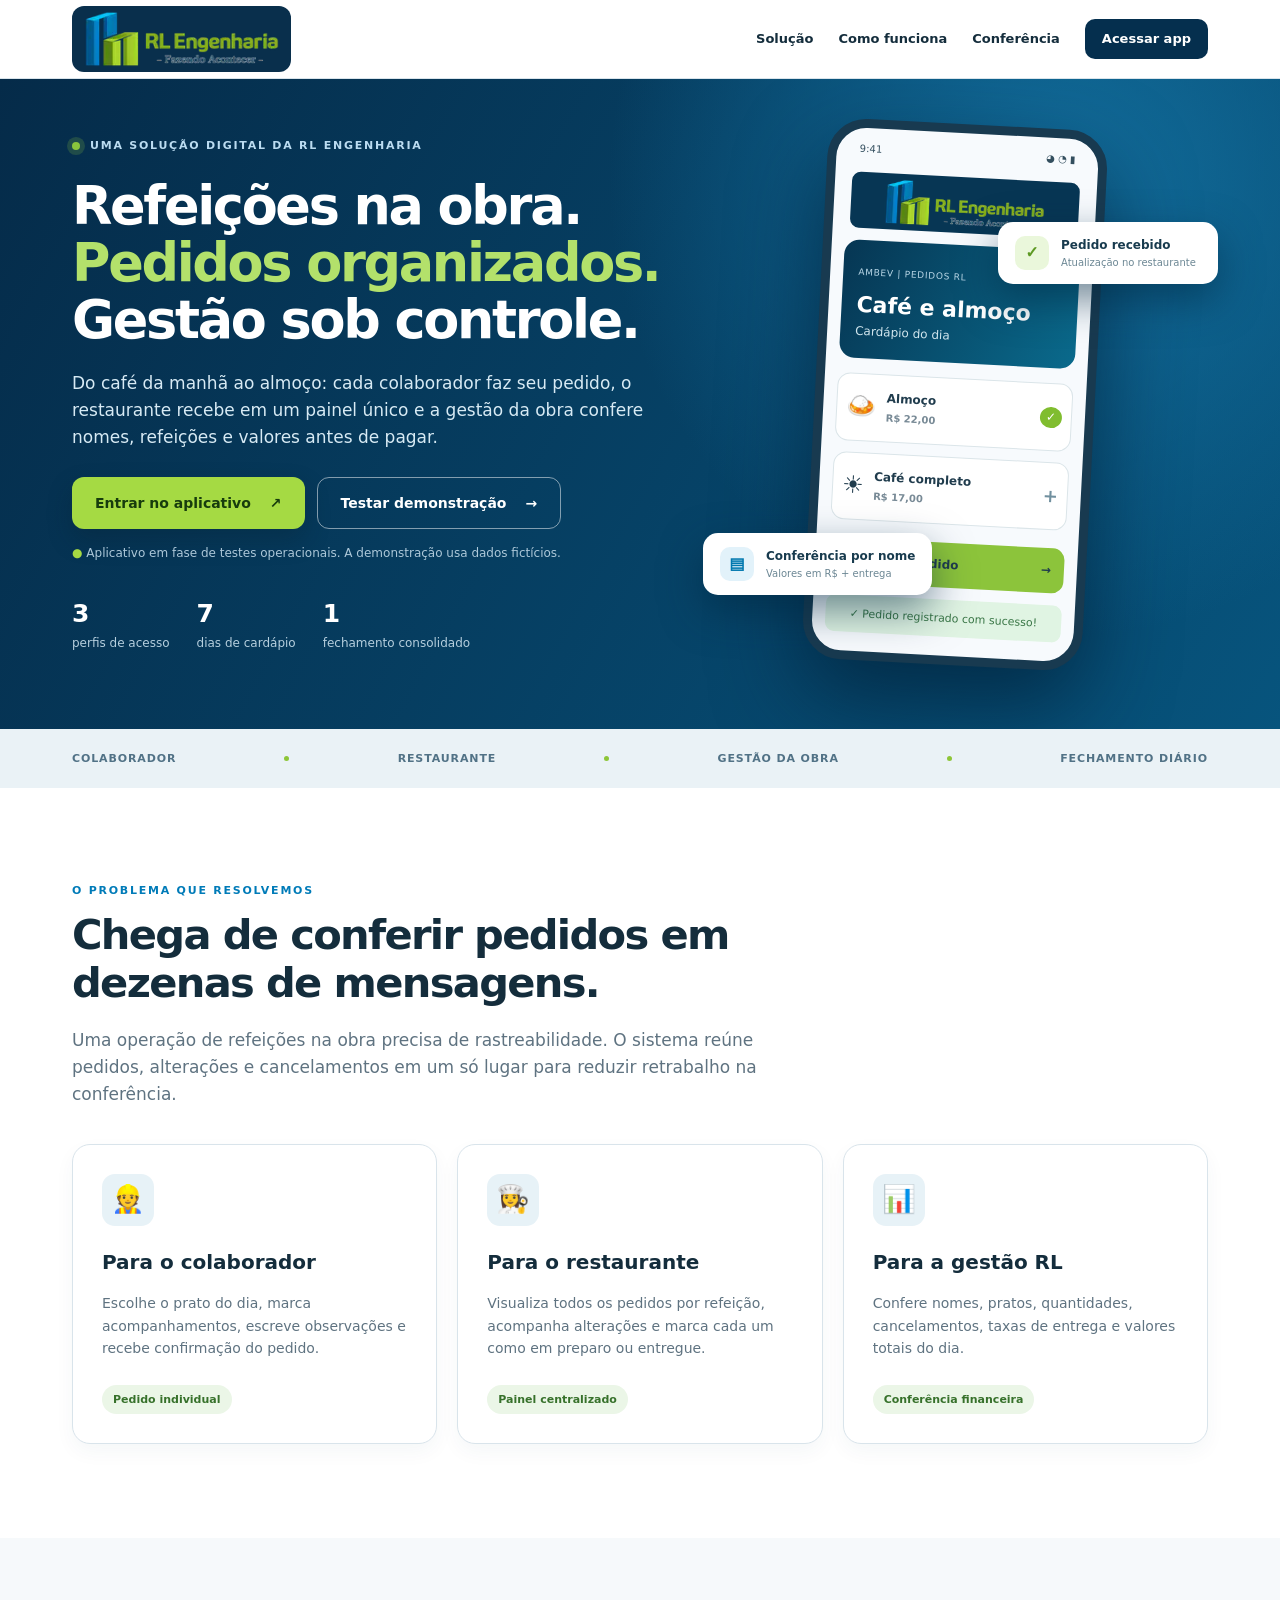
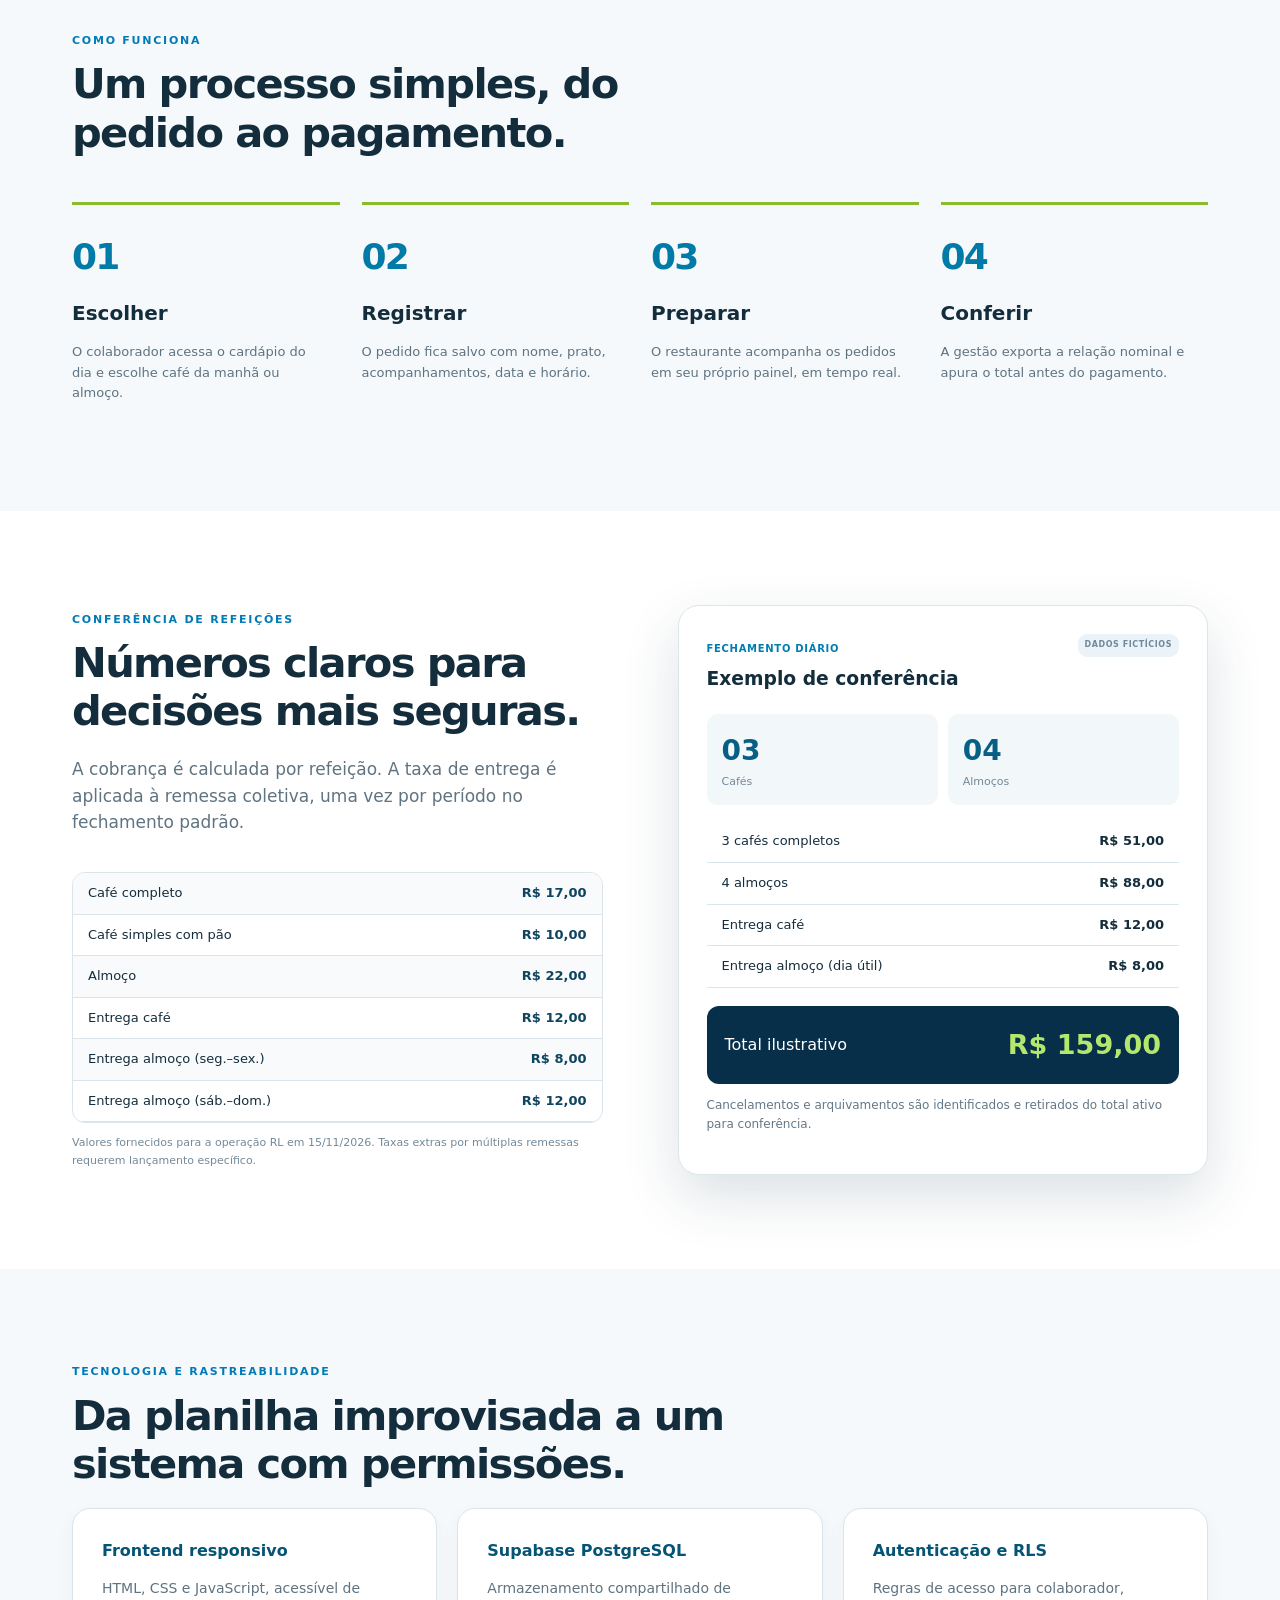
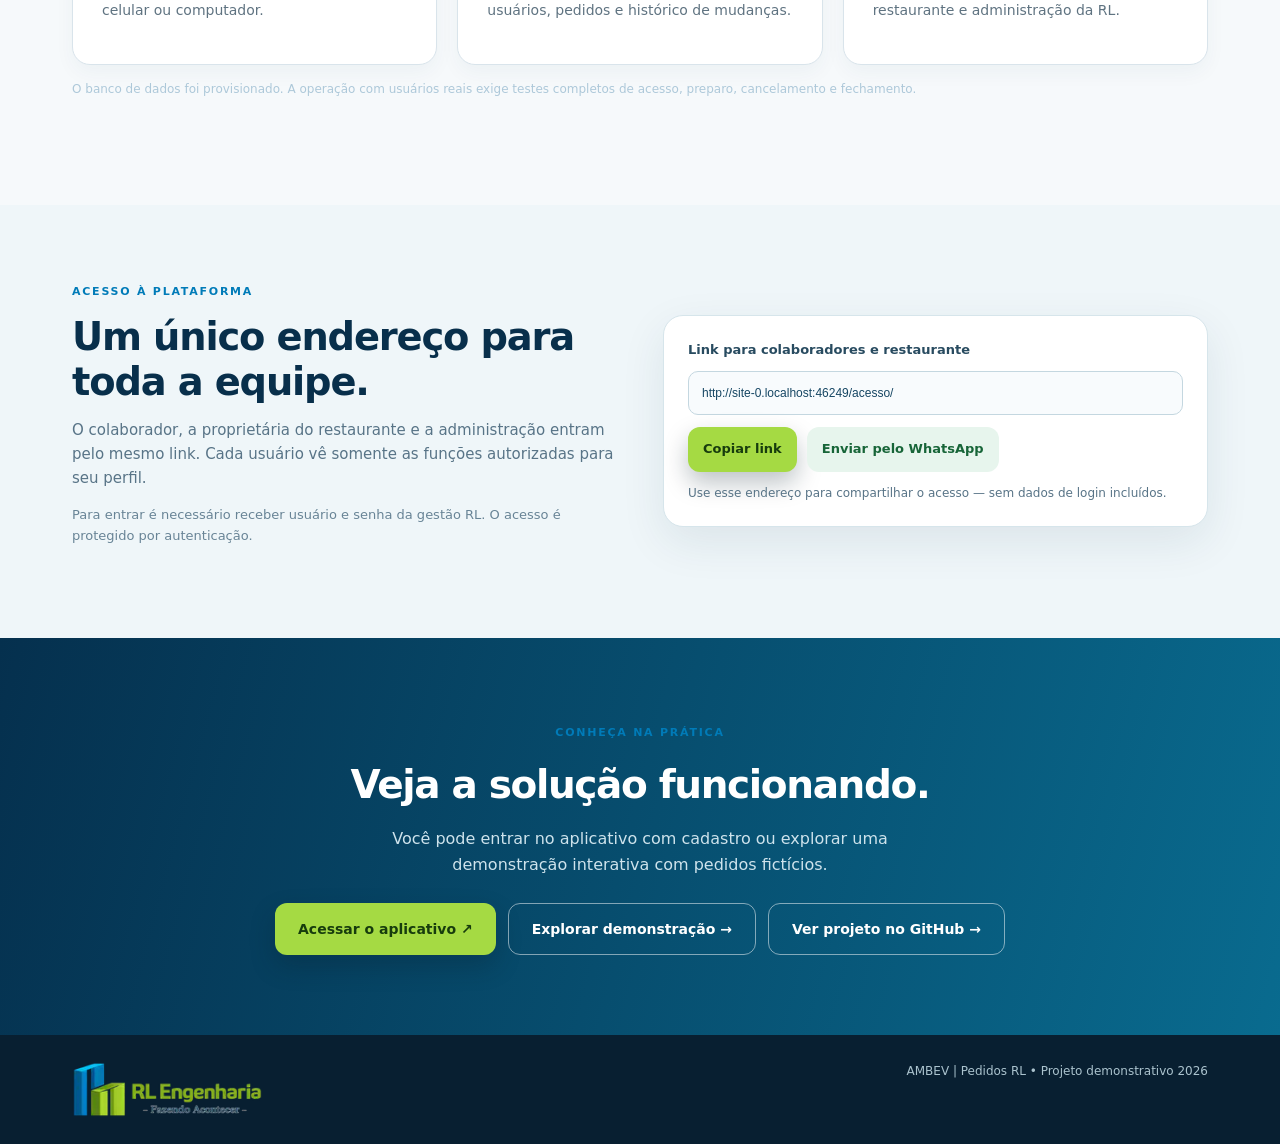
<file: produto/index.html>
<!doctype html>
<html lang="pt-BR">
<head>
<meta charset="utf-8"><meta name="viewport" content="width=device-width, initial-scale=1">
<meta name="description" content="AMBEV Pedidos RL: gestão digital de café da manhã e almoço para equipes de obra, com cardápio, restaurante em tempo real e conferência de pagamentos.">
<meta name="theme-color" content="#052f4e">
<title>AMBEV | PEDIDOS RL — Uma solução digital para refeições na obra</title>
<link rel="stylesheet" href="./style.css">
<link rel="icon" type="image/webp" href="../assets/rl-logo.webp">
<meta property="og:image" content="https://lionzionion.github.io/pedidos-almoco-Rlconstrucoes/assets/rl-logo.webp">
<link rel="canonical" href="https://lionzionion.github.io/pedidos-almoco-Rlconstrucoes/produto/">
<meta property="og:title" content="RL Engenharia | Gestão digital de refeições em obras">
<meta property="og:description" content="Pedidos por colaborador, painel de restaurante e conferência diária com relatórios PDF.">
<meta property="og:type" content="website">
<script src="../assets/clean-links.js" defer></script>
</head>
<body>
<header class="topbar">
  <div class="container topinner"><a class="brand" href="#inicio" aria-label="RL Engenharia — início"><img src="../assets/rl-logo.webp" alt="RL Engenharia — Fazendo Acontecer" width="220" height="64"></a>
  <nav><a href="#solucao">Solução</a><a href="#funcionamento">Como funciona</a><a href="#conferencia">Conferência</a><a class="navcta" href="../acesso/">Acessar app</a></nav></div>
</header>
<main id="inicio">
  <section class="hero"><div class="container hero-grid"><div class="herotext">
    <div class="eyebrow"><span class="dot"></span> UMA SOLUÇÃO DIGITAL DA RL ENGENHARIA</div>
    <h1>Refeições na obra.<br><span>Pedidos organizados.</span><br>Gestão sob controle.</h1>
    <p>Do café da manhã ao almoço: cada colaborador faz seu pedido, o restaurante recebe em um painel único e a gestão da obra confere nomes, refeições e valores antes de pagar.</p>
    <div class="buttons"><a class="button mainbtn" href="../acesso/">Entrar no aplicativo <span aria-hidden="true">↗</span></a><a class="button outline" href="../demo/">Testar demonstração <span aria-hidden="true">→</span></a></div>
    <p class="smallnote"><span class="bullet">●</span> Aplicativo em fase de testes operacionais. A demonstração usa dados fictícios.</p>
    <div class="mini-stats"><span><b>3</b> perfis de acesso</span><span><b>7</b> dias de cardápio</span><span><b>1</b> fechamento consolidado</span></div>
  </div><div class="visual" aria-label="Exemplo ilustrativo dos painéis de pedidos">
    <div class="phone">
      <div class="phone-top"><span>9:41</span><span>◕ ◔ ▮</span></div>
      <div class="phone-brand"><img src="../assets/rl-logo.webp" alt="RL Engenharia" width="220" height="64"></div>
      <div class="mock-head"><small>AMBEV | PEDIDOS RL</small><h3>Café e almoço</h3><p>Cardápio do dia</p></div>
      <div class="mock-choice"><span class="mealicon">🍛</span><span>Almoço<br><small>R$ 22,00</small></span><span class="mock-check">✓</span></div>
      <div class="mock-choice"><span class="mealicon">☀️</span><span>Café completo<br><small>R$ 17,00</small></span><span class="plus">+</span></div>
      <div class="mock-cta">Confirmar pedido <span>→</span></div>
      <div class="mock-confirm">✓ Pedido registrado com sucesso!</div>
    </div>
    <div class="floatcard float1"><span class="greenicon">✓</span><div><strong>Pedido recebido</strong><small>Atualização no restaurante</small></div></div>
    <div class="floatcard float2"><span class="blueicon">▤</span><div><strong>Conferência por nome</strong><small>Valores em R$ + entrega</small></div></div>
  </div></div></section>
  <section class="ribbon"><div class="container"><span>COLABORADOR</span><i></i><span>RESTAURANTE</span><i></i><span>GESTÃO DA OBRA</span><i></i><span>FECHAMENTO DIÁRIO</span></div></section>
  <section class="section" id="solucao"><div class="container"><div class="section-eyebrow">O PROBLEMA QUE RESOLVEMOS</div><h2>Chega de conferir pedidos em dezenas de mensagens.</h2><p class="lead">Uma operação de refeições na obra precisa de rastreabilidade. O sistema reúne pedidos, alterações e cancelamentos em um só lugar para reduzir retrabalho na conferência.</p>
  <div class="grid3">
    <article class="feature"><div class="featureicon">👷</div><h3>Para o colaborador</h3><p>Escolhe o prato do dia, marca acompanhamentos, escreve observações e recebe confirmação do pedido.</p><span class="featuretag">Pedido individual</span></article>
    <article class="feature"><div class="featureicon">👩‍🍳</div><h3>Para o restaurante</h3><p>Visualiza todos os pedidos por refeição, acompanha alterações e marca cada um como em preparo ou entregue.</p><span class="featuretag">Painel centralizado</span></article>
    <article class="feature"><div class="featureicon">📊</div><h3>Para a gestão RL</h3><p>Confere nomes, pratos, quantidades, cancelamentos, taxas de entrega e valores totais do dia.</p><span class="featuretag">Conferência financeira</span></article>
  </div></div></section>
  <section class="section tinted" id="funcionamento"><div class="container"><div class="section-eyebrow">COMO FUNCIONA</div><h2>Um processo simples, do pedido ao pagamento.</h2>
  <div class="steps"><article><div class="stepno">01</div><h3>Escolher</h3><p>O colaborador acessa o cardápio do dia e escolhe café da manhã ou almoço.</p></article><article><div class="stepno">02</div><h3>Registrar</h3><p>O pedido fica salvo com nome, prato, acompanhamentos, data e horário.</p></article><article><div class="stepno">03</div><h3>Preparar</h3><p>O restaurante acompanha os pedidos em seu próprio painel, em tempo real.</p></article><article><div class="stepno">04</div><h3>Conferir</h3><p>A gestão exporta a relação nominal e apura o total antes do pagamento.</p></article></div></div></section>
  <section class="section" id="conferencia"><div class="container compare-grid"><div><div class="section-eyebrow">CONFERÊNCIA DE REFEIÇÕES</div><h2>Números claros para decisões mais seguras.</h2><p class="lead">A cobrança é calculada por refeição. A taxa de entrega é aplicada à remessa coletiva, uma vez por período no fechamento padrão.</p>
  <div class="pricing"><div><span>Café completo</span><strong>R$ 17,00</strong></div><div><span>Café simples com pão</span><strong>R$ 10,00</strong></div><div><span>Almoço</span><strong>R$ 22,00</strong></div><div><span>Entrega café</span><strong>R$ 12,00</strong></div><div><span>Entrega almoço (seg.–sex.)</span><strong>R$ 8,00</strong></div><div><span>Entrega almoço (sáb.–dom.)</span><strong>R$ 12,00</strong></div></div>
  <small>Valores fornecidos para a operação RL em 15/11/2026. Taxas extras por múltiplas remessas requerem lançamento específico.</small>
  </div><div class="billing">
    <div class="billingtop"><div><span>FECHAMENTO DIÁRIO</span><h3>Exemplo de conferência</h3></div><span class="labeldemo">DADOS FICTÍCIOS</span></div>
    <div class="billingstats"><div><b>03</b><small>Cafés</small></div><div><b>04</b><small>Almoços</small></div></div>
    <div class="billingline"><span>3 cafés completos</span><strong>R$ 51,00</strong></div><div class="billingline"><span>4 almoços</span><strong>R$ 88,00</strong></div><div class="billingline"><span>Entrega café</span><strong>R$ 12,00</strong></div><div class="billingline"><span>Entrega almoço (dia útil)</span><strong>R$ 8,00</strong></div>
    <div class="billingtotal"><span>Total ilustrativo</span><strong>R$ 159,00</strong></div>
    <p>Cancelamentos e arquivamentos são identificados e retirados do total ativo para conferência.</p>
  </div></div></section>
  <section class="section tinted"><div class="container"><div class="section-eyebrow">TECNOLOGIA E RASTREABILIDADE</div><h2>Da planilha improvisada a um sistema com permissões.</h2><div class="grid3"><div class="techcard"><b>Frontend responsivo</b><p>HTML, CSS e JavaScript, acessível de celular ou computador.</p></div><div class="techcard"><b>Supabase PostgreSQL</b><p>Armazenamento compartilhado de usuários, pedidos e histórico de mudanças.</p></div><div class="techcard"><b>Autenticação e RLS</b><p>Regras de acesso para colaborador, restaurante e administração da RL.</p></div></div><p class="smallnote">O banco de dados foi provisionado. A operação com usuários reais exige testes completos de acesso, preparo, cancelamento e fechamento.</p></div></section>
  <section id="compartilhar" class="share-section">
  <div class="container share-grid">
    <div>
      <div class="section-eyebrow">ACESSO À PLATAFORMA</div>
      <h2>Um único endereço para toda a equipe.</h2>
      <p>O colaborador, a proprietária do restaurante e a administração entram pelo mesmo link. Cada usuário vê somente as funções autorizadas para seu perfil.</p>
      <p class="share-note">Para entrar é necessário receber usuário e senha da gestão RL. O acesso é protegido por autenticação.</p>
    </div>
    <div class="share-card">
      <label for="shareLink">Link para colaboradores e restaurante</label>
      <input id="shareLink" type="text" readonly value="https://lionzionion.github.io/pedidos-almoco-Rlconstrucoes/acesso/" aria-label="Link de acesso do aplicativo">
      <div class="share-actions">
        <button type="button" class="button mainbtn" id="copyShareLink">Copiar link</button>
        <button type="button" class="button share-whatsapp" id="sendWhatsapp">Enviar pelo WhatsApp</button>
      </div>
      <p class="share-feedback" id="shareFeedback" role="status" aria-live="polite">Use esse endereço para compartilhar o acesso — sem dados de login incluídos.</p>
    </div>
  </div>
</section>
<section class="cta"><div class="container"><span class="section-eyebrow">CONHEÇA NA PRÁTICA</span><h2>Veja a solução funcionando.</h2><p>Você pode entrar no aplicativo com cadastro ou explorar uma demonstração interativa com pedidos fictícios.</p><div class="buttons center"><a class="button mainbtn" href="../acesso/">Acessar o aplicativo ↗</a><a class="button outline light" href="../demo/">Explorar demonstração →</a><a class="button outline light" href="https://github.com/lionzionion/pedidos-almoco-Rlconstrucoes">Ver projeto no GitHub →</a></div></div></section>
</main>
<footer><div class="container footerinner"><img src="../assets/rl-logo.webp" alt="RL Engenharia — Fazendo Acontecer" width="220" height="64"><span>AMBEV | Pedidos RL • Projeto demonstrativo 2026</span></div></footer>
<script>
(() => {
  const input=document.getElementById('shareLink');
  const status=document.getElementById('shareFeedback');
  const accessURL=new URL(document.querySelector('.navcta').getAttribute('href'),location.href).href;
  input.value=accessURL;
  document.getElementById('copyShareLink').addEventListener('click',async()=>{
    try {
      await navigator.clipboard.writeText(accessURL);
      status.textContent='Link copiado! Envie pelo WhatsApp ou pelo grupo da equipe.';
    } catch {
      input.select();
      status.textContent='Copie o endereço selecionado e envie ao colaborador.';
    }
  });
  document.getElementById('sendWhatsapp').addEventListener('click',()=>{
    const text='RL Engenharia | Pedidos de refeições\nAcesse o sistema para solicitar café da manhã ou almoço:\n'+accessURL+'\nUse o usuário e a senha fornecidos pela administração RL.';
    window.open('https://wa.me/?text='+encodeURIComponent(text),'_blank','noopener,noreferrer');
  });
})();
</script>
</body></html>
</file>
<file: produto/style.css>
:root{--navy:#052f4e;--blue:#007bb8;--green:#8ac43c;--deep:#09293b;--ink:#142d3c;--muted:#5f7381;--line:#d9e4eb;--bg:#f6f9fb}*{box-sizing:border-box}html{scroll-behavior:smooth}body{margin:0;color:var(--ink);font-family:Inter,system-ui,-apple-system,Segoe UI,Roboto,Arial,sans-serif;line-height:1.58;background:white}a{text-decoration:none;color:inherit}.container{max-width:1180px;margin:auto;padding:0 22px}.topbar{background:#fff;position:sticky;top:0;z-index:10;border-bottom:1px solid var(--line)}.topinner{display:flex;align-items:center;justify-content:space-between;gap:20px;min-height:78px}.brand{display:flex;gap:12px;align-items:center}.brand>span:last-child{display:grid}.brand strong{font-size:20px;color:var(--navy);line-height:1.1}.brand em{font-style:normal;color:#78af21}.brand small{font-size:10px;color:#3b7498;letter-spacing:.09em}.mark{width:39px;height:41px;display:flex;gap:3px;align-items:flex-end}.mark i,.mark b{display:block;width:19px;height:37px;transform:skewY(-17deg);background:linear-gradient(145deg,#009ee1,#04639d);border-radius:2px}.mark b{height:29px;background:linear-gradient(145deg,#b8de39,#74ae25);transform:skewY(-17deg)}nav{display:flex;align-items:center;gap:25px;font-size:13px;font-weight:700}nav a:hover{color:#006a9f}.navcta{background:var(--navy);padding:10px 17px;color:white!important;border-radius:10px}.hero{background:radial-gradient(circle at 83% 16%,#126e9d 0%,transparent 38%),linear-gradient(119deg,#052b49,#07547d);color:white;overflow:hidden}.hero-grid{min-height:650px;display:grid;grid-template-columns:1.18fr 1fr;align-items:center;gap:35px;padding-top:42px;padding-bottom:60px}.eyebrow,.section-eyebrow{font-size:11px;letter-spacing:.16em;font-weight:850;color:#bbdcf1}.eyebrow{display:flex;align-items:center;gap:10px}.dot{background:#8ac43c;display:inline-block;width:8px;height:8px;border-radius:20px;box-shadow:0 0 0 5px #8ac43c33}.hero h1{font-size:clamp(37px,4.1vw,61px);line-height:1.09;letter-spacing:-.044em;margin:22px 0}.hero h1 span{color:#b3e16b}.herotext>p{max-width:620px;color:#d7eaf4;font-size:17px}.buttons{display:flex;flex-wrap:wrap;gap:12px;margin-top:26px}.button{padding:14px 23px;border-radius:12px;display:inline-flex;gap:19px;align-items:center;justify-content:center;font-weight:850;font-size:14px;transition:.2s}.button:hover{transform:translateY(-2px)}.mainbtn{background:#a5da43;color:#173c0d;box-shadow:0 11px 24px #081e2a44}.outline{border:1px solid #ffffff80;color:white}.smallnote{color:#adc8d9!important;font-size:12px!important;margin-top:15px!important}.bullet{color:#a6da43}.mini-stats{display:flex;gap:27px;flex-wrap:wrap;margin-top:31px}.mini-stats span{font-size:12px;color:#b6cfde;display:grid}.mini-stats b{font-size:25px;color:white}.visual{min-height:500px;display:flex;align-items:center;justify-content:center;position:relative}.phone{width:280px;min-height:515px;border:9px solid #183a50;border-radius:39px;background:#f7fafd;color:#203c4d;box-shadow:0 35px 85px #001c33aa;transform:rotate(3deg);padding:13px 13px 19px}.phone-top{display:flex;justify-content:space-between;font-size:10px;padding:0 10px 10px;color:#334e5e}.phone-brand{text-align:center;font-size:13px;color:#167eb5;font-weight:900;padding:10px}.phone-brand strong{color:#80b72c}.mock-head{background:linear-gradient(115deg,#063653,#0a6a8c);color:white;border-radius:15px;padding:17px 15px;margin-bottom:15px}.mock-head small{font-size:9px;letter-spacing:.08em;color:#b9d7e7}.mock-head h3{font-size:22px;margin:5px 0 0}.mock-head p{margin:0;font-size:12px;color:#d1e6ee}.mock-choice{display:flex;align-items:center;gap:10px;background:white;border-radius:13px;border:1px solid #dbe5e9;margin-bottom:11px;padding:14px 9px;font-size:12px;font-weight:900}.mock-choice small{color:#788a96}.mealicon{font-size:24px}.mock-check{margin-left:auto;border-radius:50%;background:#80bd2f;color:white;padding:1px 6px}.plus{margin-left:auto;color:#71909f;font-size:18px}.mock-cta{display:flex;justify-content:space-between;background:#8cc43b;border-radius:12px;font-size:12px;font-weight:900;padding:13px;margin-top:18px}.mock-confirm{color:#397646;background:#e0f4e3;border-radius:9px;padding:10px;font-size:11px;text-align:center;margin-top:12px}.floatcard{display:flex;align-items:center;gap:12px;background:white;color:#183b4e;box-shadow:0 16px 40px #02284088;border-radius:15px;padding:14px 17px;position:absolute;min-width:220px}.floatcard strong,.floatcard small{display:block}.floatcard strong{font-size:12px}.floatcard small{color:#6c8794;font-size:10px}.float1{right:-10px;top:18%}.float2{left:0;bottom:13%}.greenicon,.blueicon{width:34px;height:34px;border-radius:10px;display:grid;place-items:center;background:#eaf7db;color:#5d9923;font-weight:950}.blueicon{background:#e2f2fa;color:#0078af}.ribbon{background:#eaf2f6}.ribbon .container{display:flex;gap:17px;flex-wrap:wrap;align-items:center;justify-content:space-between;padding-top:21px;padding-bottom:21px;font-size:11px;letter-spacing:.08em;font-weight:900;color:#517286}.ribbon i{width:5px;height:5px;background:#8ec638;border-radius:10px}.section{padding:94px 0}.tinted{background:var(--bg)}.section-eyebrow{color:#007bb8}.section h2{max-width:690px;font-size:clamp(29px,3.25vw,44px);line-height:1.16;letter-spacing:-.04em;margin:11px 0 20px}.lead{font-size:17px;color:var(--muted);max-width:700px;margin-bottom:36px}.grid3{display:grid;grid-template-columns:repeat(3,1fr);gap:20px}.feature,.techcard{border:1px solid var(--line);border-radius:18px;padding:29px;background:#fff;box-shadow:0 8px 20px #0d3a550b}.featureicon{width:52px;height:52px;background:#e7f2f7;border-radius:13px;display:grid;place-items:center;font-size:27px}.feature h3{margin:21px 0 6px;font-size:20px}.feature p,.techcard p{color:var(--muted);font-size:14px}.featuretag{font-size:11px;color:#37712b;background:#ebf6e7;padding:6px 11px;border-radius:20px;display:inline-block;margin-top:12px;font-weight:800}.steps{display:grid;grid-template-columns:repeat(4,1fr);gap:22px;margin-top:45px}.steps article{position:relative;border-top:3px solid #88bc2d;padding:24px 10px 0 0}.stepno{font-size:36px;font-weight:900;color:#007aa7;letter-spacing:-.05em}.steps h3{font-size:20px;margin:12px 0 8px}.steps p{color:var(--muted);font-size:13px}.compare-grid{display:grid;grid-template-columns:1fr 1fr;gap:75px;align-items:center}.pricing{border:1px solid var(--line);border-radius:13px;overflow:hidden}.pricing div,.billingline{display:flex;justify-content:space-between;gap:12px;padding:10px 15px;border-bottom:1px solid var(--line);font-size:13px}.pricing div:nth-child(odd){background:#f8fafb}.pricing strong{color:#0f4460}.compare-grid small{font-size:11px;color:#748999;display:block;margin-top:11px}.billing{border-radius:21px;box-shadow:0 22px 55px #12364b26;background:white;border:1px solid #dce7eb;padding:28px}.billingtop{display:flex;justify-content:space-between;gap:10px;align-items:flex-start}.billingtop span{font-size:10px;color:#007eb0;letter-spacing:.07em;font-weight:850}.billingtop h3{margin:5px 0 20px}.billingtop .labeldemo{color:#71879a;font-size:8px;background:#ebf3f8;padding:5px 7px;border-radius:9px;white-space:nowrap}.billingstats{display:grid;grid-template-columns:1fr 1fr;gap:10px;margin-bottom:16px}.billingstats div{background:#f2f7f9;padding:15px;border-radius:11px}.billingstats b,.billingstats small{display:block}.billingstats b{color:#075f86;font-size:28px}.billingstats small{margin:0}.billingtotal{display:flex;justify-content:space-between;align-items:center;background:#082f49;border-radius:12px;padding:18px;color:white;margin-top:18px}.billingtotal strong{font-size:27px;color:#b4e76d}.billing p{font-size:12px;color:#637887}.techcard b{color:#055476}.cta{background:linear-gradient(105deg,#05304e,#096b8f);text-align:center;padding:80px 0;color:white}.cta h2{font-size:39px;letter-spacing:-.035em;margin:11px}.cta p{color:#cee3ec;max-width:600px;margin:auto}.buttons.center{justify-content:center}.light{color:white}footer{background:#081f31;color:#abc3ce}.footerinner{display:flex;justify-content:space-between;gap:20px;flex-wrap:wrap;padding-top:27px;padding-bottom:27px;font-size:12px}footer strong{color:white}@media(max-width:980px){nav a:not(.navcta){display:none}.hero-grid{grid-template-columns:1fr}.visual{min-height:520px}.float1{right:10%}.float2{left:12%}.grid3{grid-template-columns:1fr 1fr}.compare-grid{grid-template-columns:1fr;gap:35px}.steps{grid-template-columns:1fr 1fr}}@media(max-width:620px){.hero-grid{padding-top:60px}.hero h1{font-size:38px}.hero p{font-size:15px}.visual{min-height:515px}.phone{transform:none}.floatcard{min-width:170px;max-width:200px}.float1{right:-4px;top:14%}.float2{left:-4px;bottom:12%}.ribbon .container{justify-content:center}.ribbon i{display:none}.section{padding:65px 0}.grid3,.steps{grid-template-columns:1fr}.steps{gap:12px}.billing{padding:17px}.button{width:100%}.buttons{gap:10px}nav .navcta{font-size:11px;padding:9px 11px}.topinner{min-height:68px}.brand strong{font-size:16px}}

/* Logomarca oficial, sempre contrastada com fundo azul-escuro. */
.topinner>.brand{background:#092f4c;border-radius:12px;padding:5px 12px;flex-shrink:0}
.topinner>.brand img{display:block;width:195px;max-width:100%;height:auto;object-fit:contain}
.phone-brand{display:flex;justify-content:center;align-items:center;border-radius:9px;background:#073654;margin:5px 4px 12px;padding:5px 8px}
.phone-brand img{display:block;max-width:160px;width:100%;height:auto}
.footerinner>img{width:190px;max-width:100%;height:auto;object-fit:contain}
@media(max-width:620px){.topinner>.brand{padding:4px 6px}.topinner>.brand img{width:min(46vw,168px)}}


/* Área de compartilhamento — portal RL */
.share-section{background:#eff6f9;padding:78px 0}
.share-grid{display:grid;grid-template-columns:1fr 1fr;gap:46px;align-items:center}
.share-grid h2{font-size:clamp(28px,3vw,39px);line-height:1.18;margin:13px 0 15px;letter-spacing:-.03em;color:#082f4b}
.share-grid p{color:#587487;font-size:15px}
.share-grid .share-note{font-size:13px;color:#688496}
.share-card{border:1px solid #d6e5eb;border-radius:20px;background:#fff;padding:24px;box-shadow:0 15px 45px #153c5217}
.share-card label{display:block;font-weight:800;font-size:13px;color:#284b60;margin-bottom:10px}
.share-card input{width:100%;border:1px solid #c4d7e0;border-radius:10px;background:#f8fbfd;color:#164663;font-size:12px;padding:14px 13px;min-width:0}
.share-actions{display:flex;flex-wrap:wrap;gap:10px;margin-top:12px}
.share-actions .button{border:0;cursor:pointer;padding:12px 15px;font:inherit;font-weight:800;font-size:13px}
.share-whatsapp{background:#e7f5ed;color:#176538}
.share-feedback{font-size:12px!important;margin:12px 0 0}
@media(max-width:800px){.share-grid{grid-template-columns:1fr;gap:20px}.share-section{padding:54px 0}}
</file>
